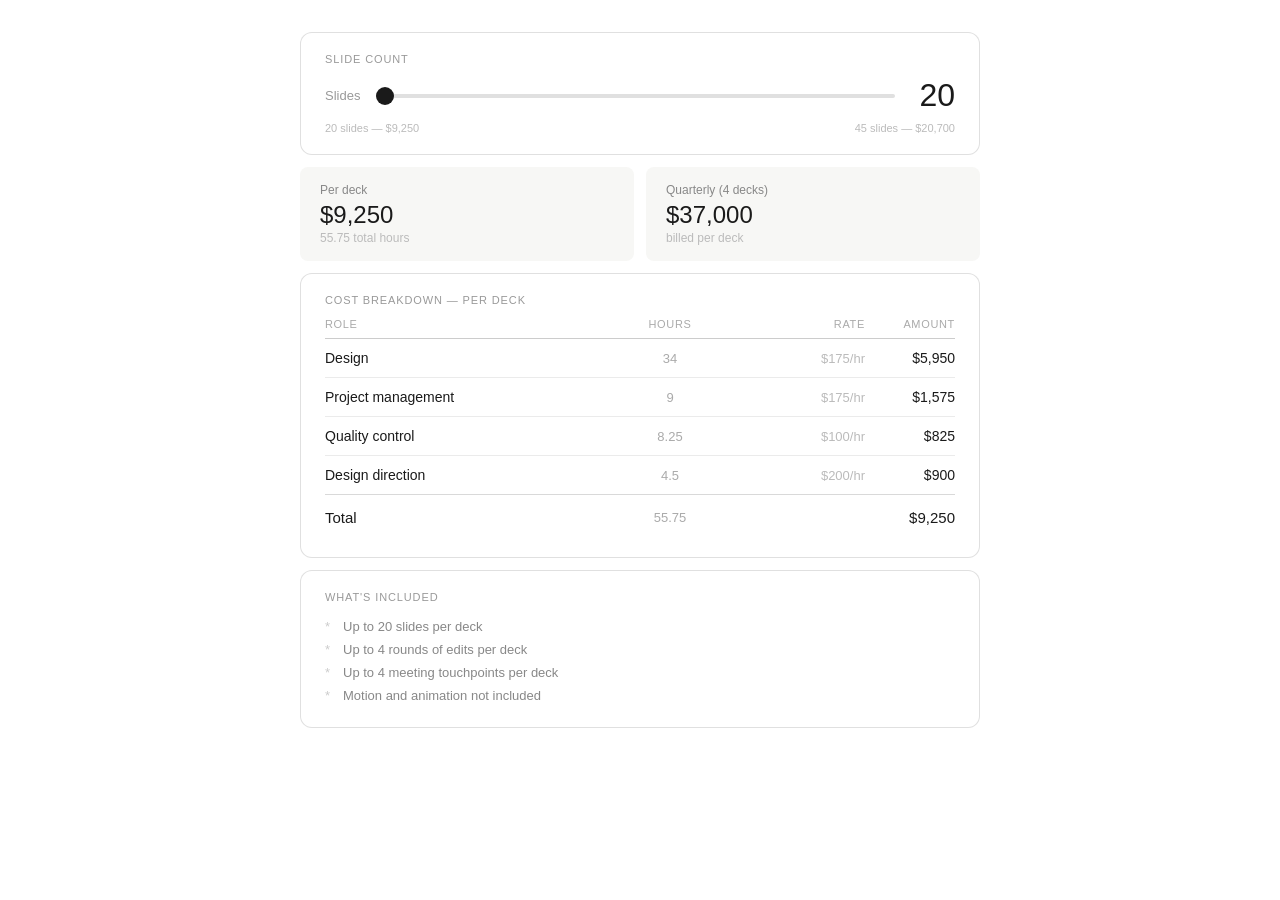
<file: amazon_pricing_table_interactive.html>
<!DOCTYPE html>
<html lang="en">
<head>
  <meta charset="UTF-8">
  <meta name="viewport" content="width=device-width, initial-scale=1.0">
  <title>AWS Pricing</title>
  <style>
    *, *::before, *::after { box-sizing: border-box; margin: 0; padding: 0; }
    body { font-family: -apple-system, BlinkMacSystemFont, 'Segoe UI', sans-serif; background: #fff; color: #1a1a1a; padding: 2rem 1rem; }
    .pricing-wrap { max-width: 680px; margin: 0 auto; }
    .card { background: #fff; border: 0.5px solid rgba(0,0,0,0.12); border-radius: 12px; padding: 1.25rem 1.5rem; margin-bottom: 12px; }
    .section-label { font-size: 11px; font-weight: 500; letter-spacing: 0.08em; text-transform: uppercase; color: #999; margin-bottom: 12px; }
    .slider-row { display: flex; align-items: center; gap: 16px; margin-bottom: 8px; }
    .slide-label { font-size: 13px; color: #999; white-space: nowrap; }
    .slider-row input[type=range] { flex: 1; -webkit-appearance: none; appearance: none; height: 4px; border-radius: 2px; background: #e0e0e0; outline: none; cursor: pointer; }
    .slider-row input[type=range]::-webkit-slider-thumb { -webkit-appearance: none; width: 18px; height: 18px; border-radius: 50%; background: #1a1a1a; cursor: pointer; }
    .slide-count { font-size: 32px; font-weight: 500; color: #1a1a1a; min-width: 44px; text-align: right; }
    .anchor-labels { display: flex; justify-content: space-between; font-size: 11px; color: #bbb; margin-top: 4px; }
    .summary-grid { display: grid; grid-template-columns: 1fr 1fr; gap: 12px; margin-bottom: 12px; }
    .metric { background: #f7f7f5; border-radius: 8px; padding: 1rem 1.25rem; }
    .metric-label { font-size: 12px; color: #888; margin-bottom: 4px; }
    .metric-value { font-size: 24px; font-weight: 500; color: #1a1a1a; }
    .metric-sub { font-size: 12px; color: #bbb; margin-top: 2px; }
    .breakdown-table { width: 100%; border-collapse: collapse; table-layout: fixed; }
    .breakdown-table thead tr { border-bottom: 0.5px solid rgba(0,0,0,0.2); }
    .breakdown-table tbody tr { border-bottom: 0.5px solid rgba(0,0,0,0.08); }
    .breakdown-table tbody tr:last-child { border-bottom: none; }
    .breakdown-table th { padding: 0 0 8px; font-size: 11px; font-weight: 500; color: #aaa; text-transform: uppercase; letter-spacing: 0.06em; text-align: left; }
    .breakdown-table th.c { text-align: center; }
    .breakdown-table th.r { text-align: right; }
    .breakdown-table td { padding: 11px 0; font-size: 14px; color: #1a1a1a; }
    .breakdown-table td.c { text-align: center; color: #aaa; font-size: 13px; }
    .breakdown-table td.r { text-align: right; font-weight: 500; }
    .breakdown-table td.rate { text-align: right; font-size: 13px; color: #bbb; }
    .total-row td { font-weight: 500; font-size: 15px; border-top: 1.5px solid rgba(0,0,0,0.15) !important; padding-top: 14px !important; }
    .notes-list { list-style: none; }
    .notes-list li { font-size: 13px; color: #888; padding: 4px 0 4px 18px; position: relative; }
    .notes-list li::before { content: '*'; position: absolute; left: 0; color: #ccc; }
  </style>
</head>
<body>
<div class="pricing-wrap">

  <div class="card">
    <p class="section-label">Slide count</p>
    <div class="slider-row">
      <span class="slide-label">Slides</span>
      <input type="range" min="20" max="45" value="20" step="1" id="slides">
      <span class="slide-count" id="slide-display">20</span>
    </div>
    <div class="anchor-labels">
      <span>20 slides — $9,250</span>
      <span>45 slides — $20,700</span>
    </div>
  </div>

  <div class="summary-grid">
    <div class="metric">
      <div class="metric-label">Per deck</div>
      <div class="metric-value" id="total-per-deck">$9,250</div>
      <div class="metric-sub" id="total-hours-label">55.75 total hours</div>
    </div>
    <div class="metric">
      <div class="metric-label">Quarterly (4 decks)</div>
      <div class="metric-value" id="total-quarterly">$37,000</div>
      <div class="metric-sub">billed per deck</div>
    </div>
  </div>

  <div class="card">
    <p class="section-label">Cost breakdown — per deck</p>
    <table class="breakdown-table">
      <thead>
        <tr>
          <th>Role</th>
          <th class="c">Hours</th>
          <th class="r" style="width:80px;">Rate</th>
          <th class="r" style="width:90px;">Amount</th>
        </tr>
      </thead>
      <tbody>
        <tr>
          <td>Design</td>
          <td class="c" id="h-design">34</td>
          <td class="rate">$175/hr</td>
          <td class="r" id="a-design">$5,950</td>
        </tr>
        <tr>
          <td>Project management</td>
          <td class="c" id="h-pm">9</td>
          <td class="rate">$175/hr</td>
          <td class="r" id="a-pm">$1,575</td>
        </tr>
        <tr>
          <td>Quality control</td>
          <td class="c" id="h-qc">8.25</td>
          <td class="rate">$100/hr</td>
          <td class="r" id="a-qc">$825</td>
        </tr>
        <tr>
          <td>Design direction</td>
          <td class="c" id="h-dd">4.5</td>
          <td class="rate">$200/hr</td>
          <td class="r" id="a-dd">$900</td>
        </tr>
        <tr class="total-row">
          <td>Total</td>
          <td class="c" id="h-total">55.75</td>
          <td></td>
          <td class="r" id="a-total">$9,250</td>
        </tr>
      </tbody>
    </table>
  </div>

  <div class="card">
    <p class="section-label">What's included</p>
    <ul class="notes-list">
      <li id="inc-slides">Up to 20 slides per deck</li>
      <li>Up to 4 rounds of edits per deck</li>
      <li>Up to 4 meeting touchpoints per deck</li>
      <li>Motion and animation not included</li>
    </ul>
  </div>

</div>
<script>
  const RATES = { design: 175, pm: 175, qc: 100, dd: 200 };
  const AT20  = { design: 34,  pm: 9,   qc: 8.25, dd: 4.5 };
  const AT45  = { design: 90,  pm: 10,  qc: 12,   dd: 10  };

  function lerp(a, b, t) { return a + (b - a) * t; }
  function fmt(n) { return '$' + Math.round(n).toLocaleString(); }
  function fmtHours(h) {
    const r = Math.round(h * 4) / 4;
    return r % 1 === 0 ? r.toString() : r.toFixed(2).replace(/0+$/, '');
  }

  function update(slides) {
    const t = (slides - 20) / 25;
    const h = {
      design: lerp(AT20.design, AT45.design, t),
      pm:     lerp(AT20.pm,     AT45.pm,     t),
      qc:     lerp(AT20.qc,     AT45.qc,     t),
      dd:     lerp(AT20.dd,     AT45.dd,     t),
    };
    const a = {
      design: h.design * RATES.design,
      pm:     h.pm     * RATES.pm,
      qc:     h.qc     * RATES.qc,
      dd:     h.dd     * RATES.dd,
    };
    const totalHours = h.design + h.pm + h.qc + h.dd;
    const totalAmt   = a.design + a.pm + a.qc + a.dd;

    document.getElementById('slide-display').textContent   = slides;
    document.getElementById('h-design').textContent        = fmtHours(h.design);
    document.getElementById('h-pm').textContent            = fmtHours(h.pm);
    document.getElementById('h-qc').textContent            = fmtHours(h.qc);
    document.getElementById('h-dd').textContent            = fmtHours(h.dd);
    document.getElementById('h-total').textContent         = fmtHours(totalHours);
    document.getElementById('a-design').textContent        = fmt(a.design);
    document.getElementById('a-pm').textContent            = fmt(a.pm);
    document.getElementById('a-qc').textContent            = fmt(a.qc);
    document.getElementById('a-dd').textContent            = fmt(a.dd);
    document.getElementById('a-total').textContent         = fmt(totalAmt);
    document.getElementById('total-per-deck').textContent  = fmt(totalAmt);
    document.getElementById('total-quarterly').textContent = fmt(totalAmt * 4);
    document.getElementById('total-hours-label').textContent = fmtHours(totalHours) + ' total hours';
    document.getElementById('inc-slides').textContent      = 'Up to ' + slides + ' slides per deck';
  }

  document.getElementById('slides').addEventListener('input', e => update(+e.target.value));
  update(20);
</script>
</body>
</html>
</file>
